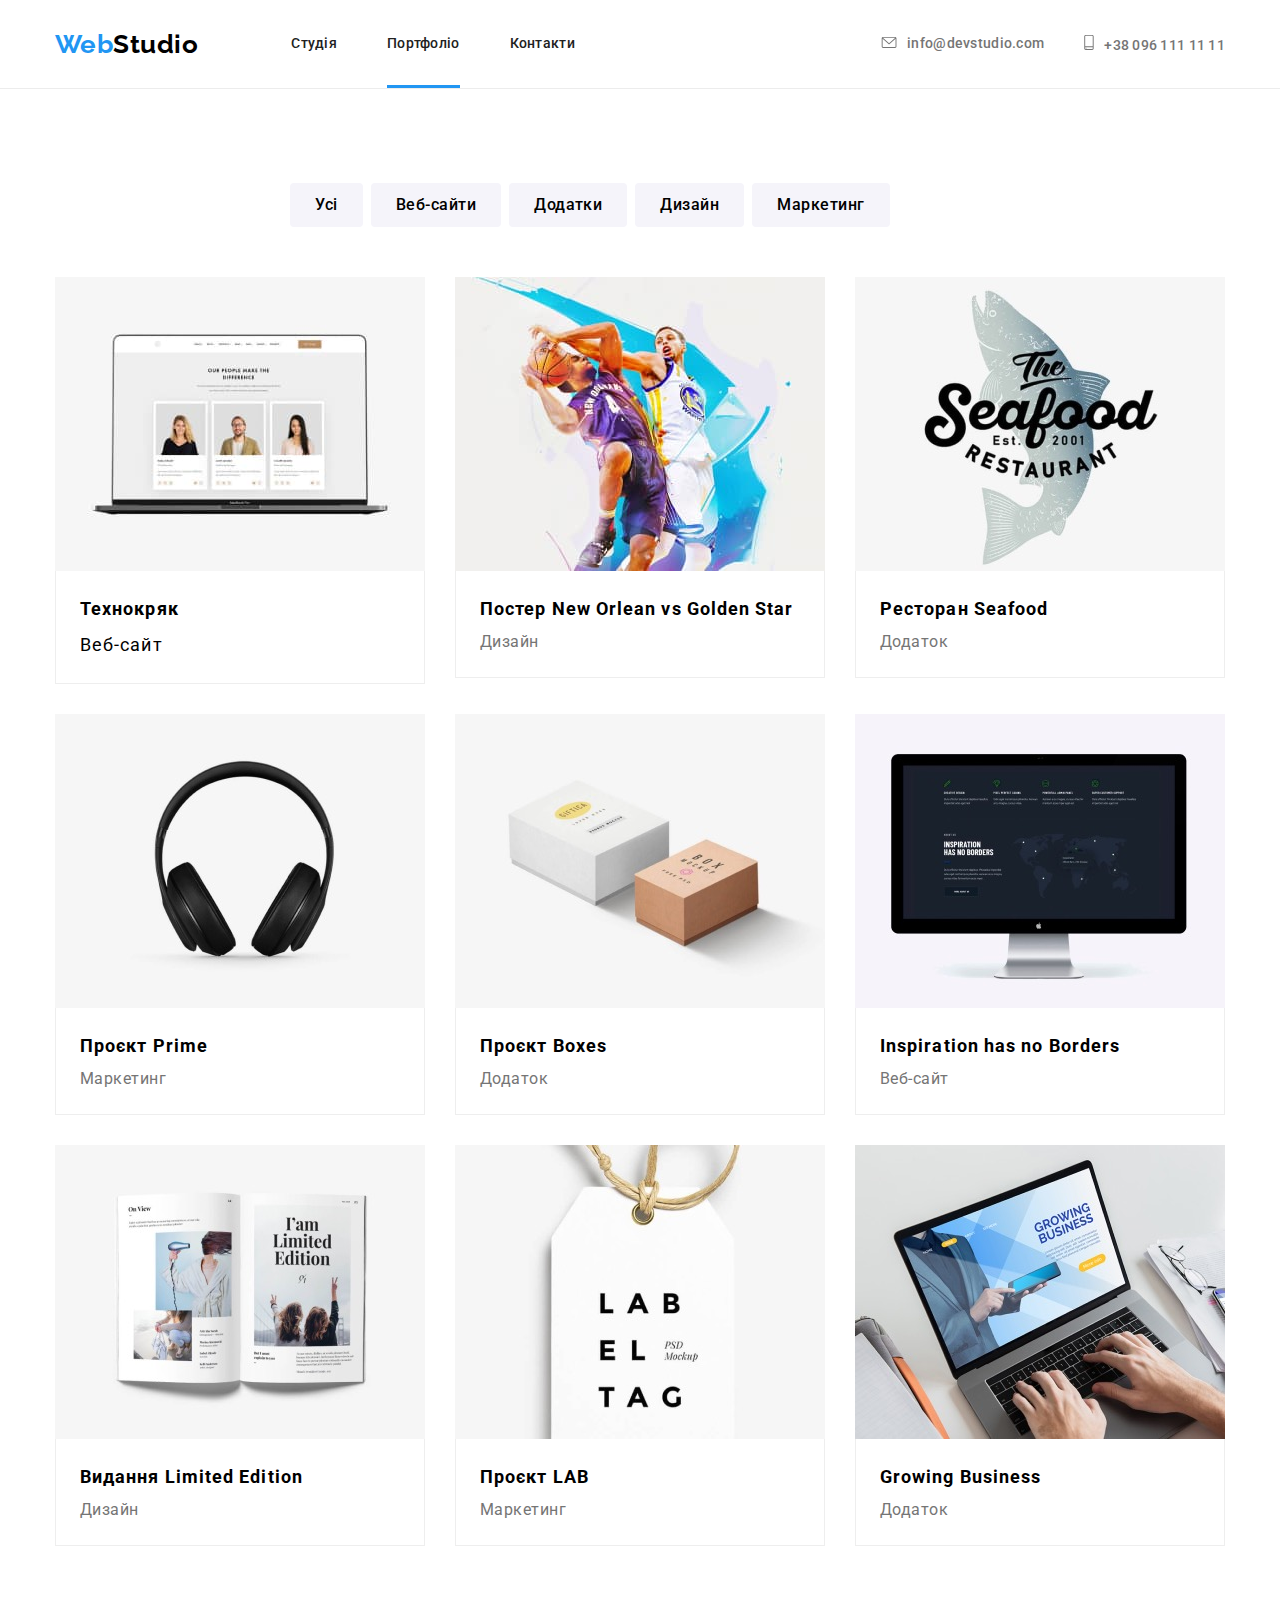
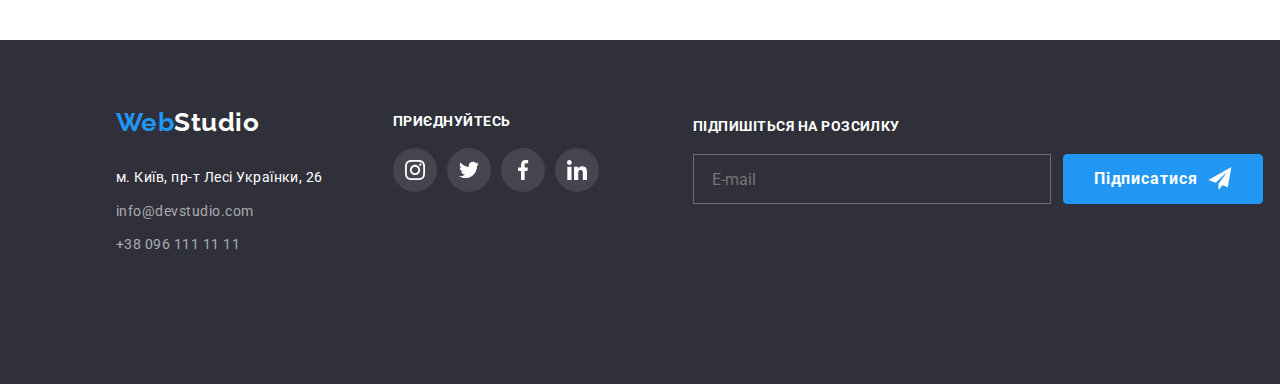
<file: index.html>
<!DOCTYPE html>
<html lang="en">
<head>
    <meta charset="UTF-8">
    <meta http-equiv="X-UA-Compatible" content="IE=edge">
    <meta name="viewport" content="width=device-width, initial-scale=1.0">
    <title>Document</title>
    <link rel="stylesheet" href="https://cdnjs.cloudflare.com/ajax/libs/modern-normalize/1.0.0/modern-normalize.min.css"/>
    <link href="https://fonts.googleapis.com/css2?family=Raleway:wght@700&family=Roboto:wght@400;500;700&display=swap" rel="stylesheet">
    <link rel="stylesheet" href="./css/main.min.css">  
</head>
<body>  
    <!--page header-->
    <header class="header"> 
        <div class="container header__main-nav"> 
          <nav class="header__main-nav">   
             <a class="logo header__logo" href="../goit-markup-hw-07/index.html"><span class="web">Web</span><span class="studio">Studio</span> </a>
               <ul class="header__site-nav list"> 
                  <li class="header__page"> <a class="header__link" href="../goit-markup-hw-07/index.html">Студія</a></li>
                  <li class="header__page"> <a class="header__link header__link--current" href="./index.html">Портфоліо</a></li>
                <li class="header__page"> <a class="header__link" href="#contact">Контакти</a></li>
             </ul>
             <button class="header__burger burger-button js-open-menu" type="button">
               <svg width="40" height="40"> 
                 <use href="./imgport/sprite.svg#icon-burger"></use>
               </svg>
             </button>
        </nav>
       <div class="auth-nav"> 
                   <a class="auth-item" href="mailto:info@devstudio.com">
                     <svg class="envelope" width="16" height="12">
                       <use href="./imgport/sprite.svg#envelope"></use></svg>info@devstudio.com</a>        
                   <a class="auth-item" href="tel:+380961111111"><svg class="tel-icon" width="10" height="16">
                     <use href="./imgport/sprite.svg#smartphone"></use></svg>+38 096 111 11 11</a>       
         </div> 
       </div>      
     <div class="mobile-menu js-menu-container">
       <div class="mobile-menu__container">
         <button class="mobile-menu__close js-close-menu" type="button">
           <svg class="icon-close" width="19" height="19">
             <use href="./imgport/sprite.svg#icon-close">
             </use>
           </svg>
           </button>
           <ul class="mobile-menu__list list"> 
             <li><a class="mobile-menu__link" href="../goit-markup-hw-07/index.html">Студія</a></li>
             <li><a class="mobile-menu__link" href="./index.html">Портфоліо</a></li>
             <li><a class="mobile-menu__link" href="#contact">Контакти</a></li>
        </ul>
        <div class="mobile-contacts">
        <a class="mobile-contacts__tel" href="tel:+380961111111">+38 096 111 11 11</a>
        <a class="mobile-contacts__email" href="mailto:info@devstudio.com">info@devstudio.com</a>
       </div>
        <ul class="mobile-menu__socials list">
         <li class="mobile-menu__media">Instagram</li> 
         <li class="mobile-menu__media">Facebook</li>
         <li class="mobile-menu__media">Twitter</li>
         <li class="mobile-menu__media">LinkedIn</li>
        </ul>
       </div> 
     </div>
     </header>
     <!--main section-->
<main>
 <section class="products">
       <!--filter navigation-->
    <div class="container">
        <ul class="products__nav list">
        <li class="products__button">
            <button class="btn" type="button">Усі</button>
        </li>
        <li class="products__button">
            <button class="btn" type="button">Веб-сайти</button>
        </li>
        <li class="products__button">
            <button class="btn" type="button">Додатки</button>
        </li>
        <li class="products__button">
            <button class="btn" type="button">Дизайн</button>
        </li>
        <li class="products__button">
            <button class="btn" type="button">Маркетинг</button>
        </li>
    </ul>
    <ul class="list product-cards">
        <li class="product-cards__item">
            <div class="img-container">
            <img class="img-mobile" src="./imgport/img.jpg" alt="Технокряк" width="370">
            <div class="product-cards__overlay">
                <p class="product-cards__text-overlay">Ресурс пропонує комплексні пропозиції з різним рівнем функціоналу та сервісів. 
                    Все це дозволить відвідувачу отримати вичерпні відомості про компанію чи приватну особу.</p>
                </div>
        </div>
       <div class="product-cards__border">
        <div class="product-cards__text-container">
        <div class="product-cards__title">
            <h3 class="product-cards__title">Технокряк</h3> <span class="category-type">Веб-сайт</span>
        </div> 
            </div>
        </li>
        <li class="product-cards__item"> 
            <div class="img-container">
            <img class="img-mobile" src="./imgport/img-2.jpg" alt="Постер New Orlean vs Golden Star" width="370">
            <div class="product-cards__overlay">
                <p class="product-cards__text-overlay">Ресурс пропонує комплексні пропозиції з різним рівнем функціоналу та сервісів. 
                    Все це дозволить відвідувачу отримати вичерпні відомості про компанію чи приватну особу.</p>
                </div>
            </div>
           <div class="product-cards__border">
             <div class="product-cards__text-container">
                <h3 class="product-cards__title">Постер New Orlean vs Golden Star</h3>
                <span class="product-cards__type">Дизайн</span>
            </div>
        </div>
        </li>
        <li class="product-cards__item">
            <div class="img-container">
            <img class="img-mobile" src="./imgport/img-3.jpg" alt="Ресторан Seafood" width="370">
            <div class="product-cards__overlay">
                <p class="product-cards__text-overlay">Ресурс пропонує комплексні пропозиції з різним рівнем функціоналу та сервісів. 
                    Все це дозволить відвідувачу отримати вичерпні відомості про компанію чи приватну особу.</p>
                </div>
            </div>
            <div class="product-cards__border">
                <div class="product-cards__text-container">
                <h3 class="product-cards__title">Ресторан Seafood</h3>
                <span class="product-cards__type">Додаток</span>
        </div>
    </div>
        </li>
        <li class="product-cards__item"> 
            <div class="img-container">
            <img class="img-mobile" src="./imgport/img-4.jpg" alt="Проєкт Prime" width="370">
            <div class="product-cards__overlay">
                <p class="product-cards__text-overlayt">Ресурс пропонує комплексні пропозиції з різним рівнем функціоналу та сервісів. 
                    Все це дозволить відвідувачу отримати вичерпні відомості про компанію чи приватну особу.</p>
                </div>
            </div>
            <div class="product-cards__border">
                <div class="product-cards__text-container">
                <h3 class="product-cards__title">Проєкт Prime</h3>
                <span class="product-cards__type">Маркетинг</span>
            </div>
        </div>
        </li>
        <li class="product-cards__item"> 
            <div class="img-container">
            <img class="img-mobile" src="./imgport/img-5.jpg" alt="Проєкт Boxes" width="370">
            <div class="product-cards__overlay">
                <p class="product-cards__text-overlay">Ресурс пропонує комплексні пропозиції з різним рівнем функціоналу та сервісів. 
                    Все це дозволить відвідувачу отримати вичерпні відомості про компанію чи приватну особу.</p>
                </div>
            </div>
          <div class="product-cards__border">
              <div class="product-cards__text-container">
                <h3 class="product-cards__title">Проєкт Boxes</h3>
                <span class="product-cards__type">Додаток</span>
            </div>
        </div>
        </li>
        <li class="product-cards__item">
            <div class="img-container">
            <img class="img-mobile" src="./imgport/img-6.jpg" alt="Inspiration has no Borders" width="370">
            <div class="product-cards__overlay">
                <p class="product-cards__text-overlay">Ресурс пропонує комплексні пропозиції з різним рівнем функціоналу та сервісів. 
                    Все це дозволить відвідувачу отримати вичерпні відомості про компанію чи приватну особу.</p>
                </div>
            </div>
           <div class="product-cards__border"> 
            <div class="product-cards__text-container">
                <h3 class="product-cards__title">Inspiration has no Borders</h3>
                <span class="product-cards__type">Веб-сайт</span>
            </div>
        </div>
        </li>
        <li class="product-cards__item"> 
            <div class="img-container">
            <img class="img-mobile" src="./imgport/img-7.jpg" alt="Видання Limited Edition" width="370">
            <div class="product-cards__overlay">
                <p class="product-cards__text-overlay">Ресурс пропонує комплексні пропозиції з різним рівнем функціоналу та сервісів. 
                    Все це дозволить відвідувачу отримати вичерпні відомості про компанію чи приватну особу.</p>
                </div>
            </div>
           <div class="product-cards__border">
             <div class="product-cards__text-container">
                <h3 class="product-cards__title">Видання Limited Edition</h3>
                <span class="product-cards__type">Дизайн</span>
            </div>
        </div>
        </li>
        <li class="product-cards__item">
            <div class="img-container">
            <img class="img-mobile" src="./imgport/img-8.jpg" alt="Проєкт LAB" width="370">
            <div class="product-cards__overlay">
                <p class="product-cards__text-overlay">Ресурс пропонує комплексні пропозиції з різним рівнем функціоналу та сервісів. 
                    Все це дозволить відвідувачу отримати вичерпні відомості про компанію чи приватну особу.</p>
                </div>
            </div>
           <div class="product-cards__border">
             <div class="product-cards__text-container">
                <h3 class="product-cards__title">Проєкт LAB</h3>
                <span class="product-cards__type">Маркетинг</span>
            </div>
        </div>
        </li>
        <li class="product-cards__item">
            <div class="img-container">
            <img class="img-mobile" src="./imgport/img-9.jpg" alt="Growing Business" width="370">
            <div class="product-cards__overlay">
                <p class="product-cards__text-overlay">Ресурс пропонує комплексні пропозиції з різним рівнем функціоналу та сервісів. 
                    Все це дозволить відвідувачу отримати вичерпні відомості про компанію чи приватну особу.</p>
                </div>
            </div>
           <div class="product-cards__border"> 
            <div class="product-cards__text-container">
                <h3 class="product-cards__title">Growing Business</h3> 
                <span class="product-cards__type">Додаток</span>
            </div>
        </div>
        </li>
    </ul>
</div>
 </section>
</main>
<!--footer-->   
<footer class="footer"> 
  <div class="container footer__container">
    <div class="contacts-container">
        <a href="./index.html" class="logo logo__footer"> <span class="web">Web</span><span class="footer__studio">Studio</span>
        </a>
       <address id="contact" class="footer__contacts">
                <span class="footer__address">м. Київ, пр-т Лесі Українки, 26</span>
                <a class="footer__email" href="mailto:info@devstudio.com">info@devstudio.com</a>
                <a class="footer__tel" href="tel:+380961111111">+38 096 111 11 11</a> 
        </address>
      </div>
      <div class="socials-footer">
        <h3 class="socials-footer__headline">Приєднуйтесь</h3>
        <ul class="socials-footer__list list">
          <li>
            <a href="#" class="socials-footer__link"> 
              <svg width="20" height="20">
              <use href="./imgport/sprite.svg#instagram"> </use>
            </svg>
            </a>
          </li>
          <li>
            <a href="#" class="socials-footer__link"> 
              <svg width="20" height="20">
              <use href="./imgport/sprite.svg#twitter"> </use>
            </svg>
            </a>
          </li>
          <li>
            <a href="#" class="socials-footer__link"> 
              <svg width="20" height="20">
              <use href="./imgport/sprite.svg#facebook"> </use>
            </svg>
            </a>
          </li>
          <li>
            <a href="#" class="socials-footer__link">  
              <svg width="20" height="20">
              <use href="./imgport/sprite.svg#linkedin"> </use>
            </svg>
            </a>
          </li>
         </ul>
      </div>
     <form class="subscription">
        <label class="subscription__label" for="subscription">Підпишіться на розсилку</label>
       <div class="subscription__flex">
        <input 
       class="subscription__input"
       type="email" 
        name="subsription"
        placeholder="E-mail">
        <button class="subscription__button button" type="submit">Підписатися
          <svg class="send-icon" width="24" height="24">
            <use href="./imgport/sprite.svg#send-icon"></use>
          </svg>
        </button>
      </div>
    </form>
    </div> 
    </footer>
<script src="./js/mobile-menu.js"></script>
<script src="./js/modal.js"></script>
</body>
</html>
</file>
<file: css/main.min.css>
:root{--primary-white:#ffffff;--headline-color: #212121;--accent-color:#2196F3;--second-background:#2F303A;--black-logo-color:#000000;--timing-function:cubic-bezier(0.4, 0, 0.2, 1);--main-text-color: #757575;--input-border-color:rgba(33, 33, 33, 0.2);--button-hover-color:#188CE8;--icon-fill-color:#AFB1B8}body{font-family:"Roboto",sans-serif;letter-spacing:.03em;background:var(--primary-white);color:var(--main-black)}*,::after,::before{-webkit-box-sizing:border-box;box-sizing:border-box}.list{margin:0px;padding:0px;list-style:none}h3{padding:0px;margin:0px}.logo__header{padding-top:24px;padding-bottom:25px}.logo{color:var(--black-logo-color);font-family:"Raleway";font-weight:700;font-size:26px;line-height:1.19;text-decoration:none}.web{color:var(--accent-color)}.auth-nav{display:none}@media(min-width: 768px){.auth-nav{font-weight:500;font-size:12px;line-height:1.16;letter-spacing:.02em;color:var(--main-text-color);display:-webkit-box;display:-ms-flexbox;display:flex;-webkit-box-orient:vertical;-webkit-box-direction:normal;-ms-flex-direction:column;flex-direction:column;-webkit-box-align:start;-ms-flex-align:start;align-items:flex-start;-webkit-box-pack:center;-ms-flex-pack:center;justify-content:center;margin-left:auto}}@media(min-width: 1200px){.auth-nav{font-size:14px;line-height:1.14;-webkit-box-orient:horizontal;-webkit-box-direction:normal;-ms-flex-direction:row;flex-direction:row;-webkit-box-align:center;-ms-flex-align:center;align-items:center}}.auth-item+.auth-item{margin-top:10px}@media(min-width: 1200px){.auth-item+.auth-item{margin-left:40px;margin-top:0}}.auth-item{color:var(--main-text-color);text-decoration:none;-webkit-transition-property:color;transition-property:color;-webkit-transition-duration:250ms;transition-duration:250ms;-webkit-transition-timing-function:var(--timing-function);transition-timing-function:var(--timing-function)}.auth-item:hover,.auth-item:focus{color:var(--accent-color)}.envelope,.tel-icon{fill:currentColor;margin-right:10px;-webkit-transition-property:fill;transition-property:fill;-webkit-transition-duration:250ms;transition-duration:250ms;-webkit-transition-timing-function:cubic-bezier(0.4, 0, 0.2, 1);transition-timing-function:cubic-bezier(0.4, 0, 0.2, 1)}.btn{border-radius:4px;padding:6px 22px;font-family:"Roboto";font-style:normal;font-weight:500;font-size:16px;line-height:1.62;text-align:center;letter-spacing:.03em;background-color:#f5f4fa;border:solid rgba(0,0,0,0);cursor:pointer;-webkit-transition-property:color,background-color,-webkit-box-shadow;transition-property:color,background-color,-webkit-box-shadow;transition-property:color,background-color,box-shadow;transition-property:color,background-color,box-shadow,-webkit-box-shadow;-webkit-transition-duration:250ms;transition-duration:250ms;-webkit-transition-timing-function:var(--timing-function);transition-timing-function:var(--timing-function)}.btn:hover,.btn:focus{color:var(--primary-white);background-color:var(--accent-color);-webkit-box-shadow:0px 4px 4px 0px rgba(0,0,0,.2509803922);box-shadow:0px 4px 4px 0px rgba(0,0,0,.2509803922)}.button{display:inline-block;border-radius:4px;padding:10px 24px;min-width:200px;border:1px Solid var(--accent-color);font-family:"Roboto";font-style:normal;font-weight:700;font-size:16px;line-height:1.88;letter-spacing:.06em;color:var(--primary-white);background-color:var(--accent-color);cursor:pointer;-webkit-transition-property:color,background-color,-webkit-box-shadow;transition-property:color,background-color,-webkit-box-shadow;transition-property:color,background-color,box-shadow;transition-property:color,background-color,box-shadow,-webkit-box-shadow;-webkit-transition-duration:250ms;transition-duration:250ms;-webkit-transition-timing-function:var(--timing-function);transition-timing-function:var(--timing-function)}.button:hover,.button:focus{background-color:var(--button-hover-color);-webkit-box-shadow:0px 4px 4px 0px rgba(0,0,0,.2509803922);box-shadow:0px 4px 4px 0px rgba(0,0,0,.2509803922)}.product-cards{display:block}@media(min-width: 768px){.product-cards{display:-webkit-box;display:-ms-flexbox;display:flex;-ms-flex-wrap:wrap;flex-wrap:wrap;margin:0;padding:0}}.product-cards__item{position:relative;width:450px;margin-bottom:30px;-webkit-transition-property:-webkit-box-shadow;transition-property:-webkit-box-shadow;transition-property:box-shadow;transition-property:box-shadow, -webkit-box-shadow;-webkit-transition-duration:250ms;transition-duration:250ms;-webkit-transition-timing-function:var(--timing-function);transition-timing-function:var(--timing-function)}@media(min-width: 768px){.product-cards__item{width:354px}}@media(min-width: 1200px){.product-cards__item{width:370px;margin-right:30px}}.product-cards__item:hover{-webkit-box-shadow:0px 4px 4px 0px var(--box-shadow-color);box-shadow:0px 4px 4px 0px var(--box-shadow-color)}.product-cards__overlay{position:absolute;width:100%;height:100%;top:0px;left:0px;background:rgba(33,150,243,.9);color:var(--primary-white);overflow:hidden;padding:63px 24px;-webkit-transform:translateY(100%);transform:translateY(100%);-webkit-transition-property:-webkit-transform;transition-property:-webkit-transform;transition-property:transform;transition-property:transform, -webkit-transform;-webkit-transition-duration:250ms;transition-duration:250ms;-webkit-transition-timing-function:var(--timing-function);transition-timing-function:var(--timing-function)}.product-cards__text-overlay{margin:0px;font-size:18px;line-height:1.5;text-align:left}.product-cards__item:hover .product-cards__overlay{-webkit-transform:translateY(0);transform:translateY(0)}.product-cards__border{border-right:1px solid #eee;border-left:1px solid #eee;border-bottom:1px solid #eee}.product-cards__title{font-size:18px;line-height:2;letter-spacing:.06em}.product-cards__text-container{padding:20px 24px}.product-cards__type{font-size:16px;line-height:1.88;color:var(--main-text-color)}.product-cards__item:last-child{margin-bottom:0}@media(min-width: 768px){.product-cards__item:nth-child(2n+1){margin-right:30px}}@media(min-width: 1200px){.product-cards__item:nth-last-child(3n+1){margin-right:0px}.product-cards__item:nth-last-child(-n+3){margin-bottom:0px}}.img-mobile{display:block;width:450px}@media(min-width: 768px){.img-mobile{width:354px}}@media(min-width: 1200px){.img-mobile{width:370px}}.img-container{position:relative;overflow:hidden}.subscription{width:450px;height:86px;display:-webkit-box;display:-ms-flexbox;display:flex;-webkit-box-orient:vertical;-webkit-box-direction:normal;-ms-flex-direction:column;flex-direction:column;-webkit-box-align:center;-ms-flex-align:center;align-items:center}@media(min-width: 1200px){.subscription{margin-left:94px;margin-bottom:65px;-webkit-box-align:start;-ms-flex-align:start;align-items:flex-start}}.subscription__label{font-weight:700;font-size:14px;line-height:1.14;text-transform:uppercase;color:var(--primary-white);margin-bottom:20px}@media(min-width: 1200px){.subscription__label{margin-top:12px}}.subscription__flex{display:-webkit-box;display:-ms-flexbox;display:flex;-webkit-box-orient:vertical;-webkit-box-direction:normal;-ms-flex-direction:column;flex-direction:column;-webkit-box-align:center;-ms-flex-align:center;align-items:center}@media screen and (min-width: 1200px){.subscription__flex{-webkit-box-orient:horizontal;-webkit-box-direction:normal;-ms-flex-direction:row;flex-direction:row}}.subscription__input{width:450px;height:50px;padding:16px 18px;margin-bottom:20px;color:var(--primary-white);background-color:#2f303a;border:1px solid rgba(255,255,255,.3019607843)}@media(min-width: 1200px){.subscription__input{width:358px;margin-right:12px;margin-bottom:0px}}.subscription__input:focus{border-color:var(--accent-color);border-radius:4px}.subscription__button{border:1px solid var(--accent-color);width:200px;height:50px;padding:0;display:-webkit-box;display:-ms-flexbox;display:flex;-webkit-box-align:center;-ms-flex-align:center;align-items:center;-webkit-box-pack:center;-ms-flex-pack:center;justify-content:center}.send-icon{margin-left:10px}.mobile-menu{padding:48px 40px;position:fixed;top:0;left:0;z-index:3;background-color:var(--primary-white);-webkit-transform:translateX(100%);transform:translateX(100%);-webkit-transition:-webkit-transform cubic-bezier(0.075, 0.82, 0.165, 1);transition:-webkit-transform cubic-bezier(0.075, 0.82, 0.165, 1);transition:transform cubic-bezier(0.075, 0.82, 0.165, 1);transition:transform cubic-bezier(0.075, 0.82, 0.165, 1), -webkit-transform cubic-bezier(0.075, 0.82, 0.165, 1);overflow:hidden;width:100%;height:100%}.mobile-menu__container{text-align:left}.mobile-menu__list{display:-webkit-box;display:-ms-flexbox;display:flex;-webkit-box-orient:vertical;-webkit-box-direction:normal;-ms-flex-direction:column;flex-direction:column;gap:32px;margin-bottom:200px}.mobile-menu__link{font-weight:500;font-size:40px;line-height:1.17;letter-spacing:.02em;color:var(--headline-color);text-decoration:none}.mobile-menu__link:hover,.mobile-menu__link:focus{color:var(--accent-color)}.mobile-menu__socials{display:-webkit-box;display:-ms-flexbox;display:flex;font-weight:500;font-size:18px;line-height:1.22;letter-spacing:.02em;color:var(--accent-color)}.mobile-menu__media{padding-left:10px;padding-right:10px}.mobile-menu__media:first-child{padding-left:0}.mobile-menu__media:not(:last-child){border-right:1px solid rgba(33,33,33,.2)}.mobile-menu__close{position:absolute;top:21px;right:25px;color:var(--headline-color);min-height:40px;min-width:40px;display:-webkit-box;display:-ms-flexbox;display:flex;-webkit-box-align:center;-ms-flex-align:center;align-items:center;-webkit-box-pack:center;-ms-flex-pack:center;justify-content:center;margin:0;padding:0;background-color:rgba(0,0,0,0);cursor:pointer;border:none;border-radius:50%;outline:none}.mobile-menu__close:hover,.mobile-menu__close:focus{fill:var(--accent-color)}.mobile-menu.is-open{-webkit-transform:translateX(0);transform:translateX(0)}.mobile-contacts{display:-webkit-box;display:-ms-flexbox;display:flex;-webkit-box-orient:vertical;-webkit-box-direction:normal;-ms-flex-direction:column;flex-direction:column}.mobile-contacts__tel{text-decoration:none;font-size:34px;line-height:1.17;letter-spacing:.02em;color:var(--accent-color);margin-bottom:32px}.mobile-contacts__email{text-decoration:none;font-size:24px;line-height:1.16;letter-spacing:.02em;color:var(--main-text-color);margin-bottom:64px}.mobile-contacts{display:-webkit-box;display:-ms-flexbox;display:flex;-webkit-box-orient:vertical;-webkit-box-direction:normal;-ms-flex-direction:column;flex-direction:column}.mobile-contacts__tel{text-decoration:none;font-size:34px;line-height:1.17;letter-spacing:.02em;color:var(--accent-color)}.mobile-contacts__email{text-decoration:none;font-size:24px;line-height:1.16;letter-spacing:.02em;color:var(--main-text-color)}.container{padding-left:15px;padding-right:15px}@media screen and (min-width: 480px){.container{width:480px}}@media screen and (min-width: 768px){.container{width:768px;padding:0 15px}}@media screen and (min-width: 1200px){.container{width:1200px;margin-left:auto;margin-right:auto}}.products{padding-top:60px;padding-bottom:60px}@media(min-width: 1200px){.products{padding-top:94px;padding-bottom:94px}}.products__nav{display:-webkit-box;display:-ms-flexbox;display:flex;-ms-flex-wrap:wrap;flex-wrap:wrap;-webkit-box-pack:start;-ms-flex-pack:start;justify-content:flex-start;margin-right:100px;gap:8px;margin-bottom:40px;font-weight:500;font-size:16px;line-height:1.6;text-align:center;color:var(--main-black)}@media(min-width: 768px){.products__nav{-ms-flex-wrap:nowrap;flex-wrap:nowrap;-webkit-box-pack:center;-ms-flex-pack:center;justify-content:center;margin-top:0px;margin-bottom:50px}}.header{padding-top:16px;padding-bottom:16px;border-bottom:1px solid #ececec}@media(min-width: 768px){.header{padding:0}}.header__site-nav{display:none}@media(min-width: 768px){.header__site-nav{display:-webkit-box;display:-ms-flexbox;display:flex;margin-left:88px;font-weight:500;font-size:14px;line-height:1.14;letter-spacing:.02em}}@media(min-width: 1200px){.header__site-nav{margin-left:93px}}.header__main-nav{display:-webkit-box;display:-ms-flexbox;display:flex;-webkit-box-align:center;-ms-flex-align:center;align-items:center}@media(min-width: 768px){.header__main-nav{-webkit-box-align:center;-ms-flex-align:center;align-items:center}}.header__site-nav .header__page+.header__page{margin-left:50px}.header__link{display:block;padding-top:8px;padding-bottom:8px;text-decoration:none;color:var(--headline-color);-webkit-transition-property:color;transition-property:color;-webkit-transition-duration:250ms;transition-duration:250ms;-webkit-transition-timing-function:cubic-bezier(0.4, 0, 0.2, 1);transition-timing-function:cubic-bezier(0.4, 0, 0.2, 1)}.header__link:hover,.header__link:focus{color:var(--accent-color)}.header__site-nav .header__page{position:relative;padding:28px 0px}@media(min-width: 768px){.header__page .header__link--current::after{display:block;position:absolute;bottom:0px;left:0px;width:100%;height:3px;background-color:var(--accent-color);content:""}}.header__burger{display:block;margin-left:284px;border:rgba(0,0,0,0);background-color:var(--primary-white);cursor:pointer}@media(min-width: 768px){.header__burger{display:none}}.footer{background-color:var(--second-background);padding-bottom:60px}.footer__container{display:-webkit-box;display:-ms-flexbox;display:flex;-webkit-box-orient:vertical;-webkit-box-direction:normal;-ms-flex-direction:column;flex-direction:column;-webkit-box-align:center;-ms-flex-align:center;align-items:center;text-align:center;padding-top:60px;padding-bottom:60px}@media screen and (min-width: 768px){.footer__container{padding-left:76px;padding-right:89px;display:-webkit-box;display:-ms-flexbox;display:flex;-webkit-box-orient:horizontal;-webkit-box-direction:normal;-ms-flex-direction:row;flex-direction:row;-ms-flex-wrap:wrap;flex-wrap:wrap;-webkit-box-align:left;-ms-flex-align:left;align-items:left}}@media screen and (min-width: 1200px){.footer__container{-webkit-box-orient:horizontal;-webkit-box-direction:normal;-ms-flex-direction:row;flex-direction:row;-ms-flex-wrap:nowrap;flex-wrap:nowrap;text-align:left}}.footer__contacts{font-style:normal;font-size:14px;line-height:1.71;display:-webkit-box;display:-ms-flexbox;display:flex;-webkit-box-orient:vertical;-webkit-box-direction:normal;-ms-flex-direction:column;flex-direction:column}@media(min-width: 768px){.footer__contacts{margin-bottom:60px}}@media(min-width: 1200px){.footer__contacts{margin-bottom:0px}}.footer__studio{color:var(--primary-white)}.footer__logo{margin-left:auto;margin-right:auto;-webkit-box-align:center;-ms-flex-align:center;align-items:center;padding:0px;margin-bottom:28px}.footer__address{margin-top:28px;margin-bottom:10px;color:var(--primary-white)}.footer__email{margin-bottom:10px}.footer__email,.footer__tel{text-align:center;color:rgba(255,255,255,.6);text-decoration:none}@media(min-width: 1200px){.footer__email,.footer__tel{text-align:left}}.footer .container{display:-webkit-box;display:-ms-flexbox;display:flex}.socials-footer{width:206px;height:80px;margin-top:60px;margin-bottom:60px;text-align:center}@media(min-width: 768px){.socials-footer{margin-left:165px;margin-top:0px;margin-bottom:103px}}@media screen and (min-width: 1200px){.socials-footer{margin-left:70px;margin-top:12px;margin-bottom:72px;text-align:left}}.socials-footer__headline{display:inline-block;margin:0px;margin-bottom:20px;padding:0px;font-size:14px;line-height:1.14;line-height:100%;text-transform:uppercase;color:var(--primary-white)}.socials-footer__list{display:-webkit-box;display:-ms-flexbox;display:flex;-webkit-box-align:left;-ms-flex-align:left;align-items:left;gap:10px;padding-left:0px}.socials-footer__link{fill:var(--primary-white);-o-object-fit:cover;object-fit:cover;display:-webkit-box;display:-ms-flexbox;display:flex;-webkit-box-align:center;-ms-flex-align:center;align-items:center;-webkit-box-pack:center;-ms-flex-pack:center;justify-content:center;width:44px;height:44px;background-color:rgba(255,255,255,.1019607843);border-radius:50%;-webkit-transition-property:fill,background-color,border-radius;transition-property:fill,background-color,border-radius;-webkit-transition-duration:250ms;transition-duration:250ms;-webkit-transition-timing-function:var(--timing-function);transition-timing-function:var(--timing-function)}.socials-footer__link:hover,.socials-footer__:focus{width:44px;height:44px;fill:var(--primary-white);background-color:var(--accent-color);border-radius:50%}/*# sourceMappingURL=main.min.css.map */
</file>
